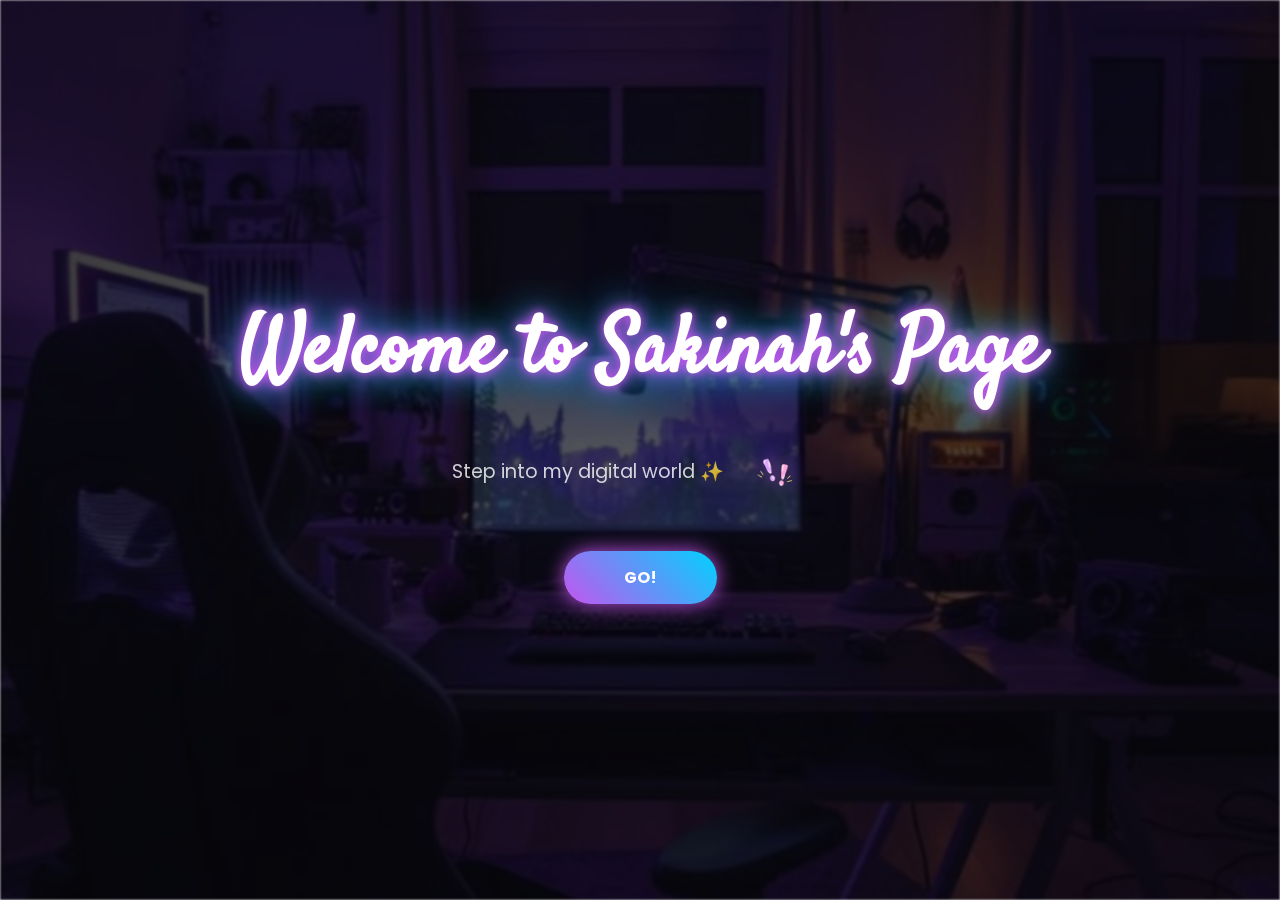
<file: index.html>
<!DOCTYPE html>
<html lang="id">
<head>
    <meta charset="UTF-8">
    <meta name="viewport" content="width=device-width, initial-scale=1.0">
    <title>Welcome | Sakinah's Universe</title>
    <link href="https://fonts.googleapis.com/css2?family=Satisfy&family=Poppins:wght@300;400;700&display=swap" rel="stylesheet">
    <link rel="stylesheet" href="style.css">
</head>
<body>
    <div id="welcome-screen">
        <div class="welcome-bg"></div> 
        <div class="welcome-content">
            <h1 class="font-aesthetic">Welcome to Sakinah's Page</h1>
            
            <div class="sub-header-wrapper">
                <p class="sub-text">Step into my digital world ✨</p>
                <img src="images/seru.png" alt="seru" class="seru-img">
            </div>

            <a href="home.html" class="btn-glow" style="text-decoration: none;">GO!</a>
        </div>
    </div>
</body>
</html>
</file>
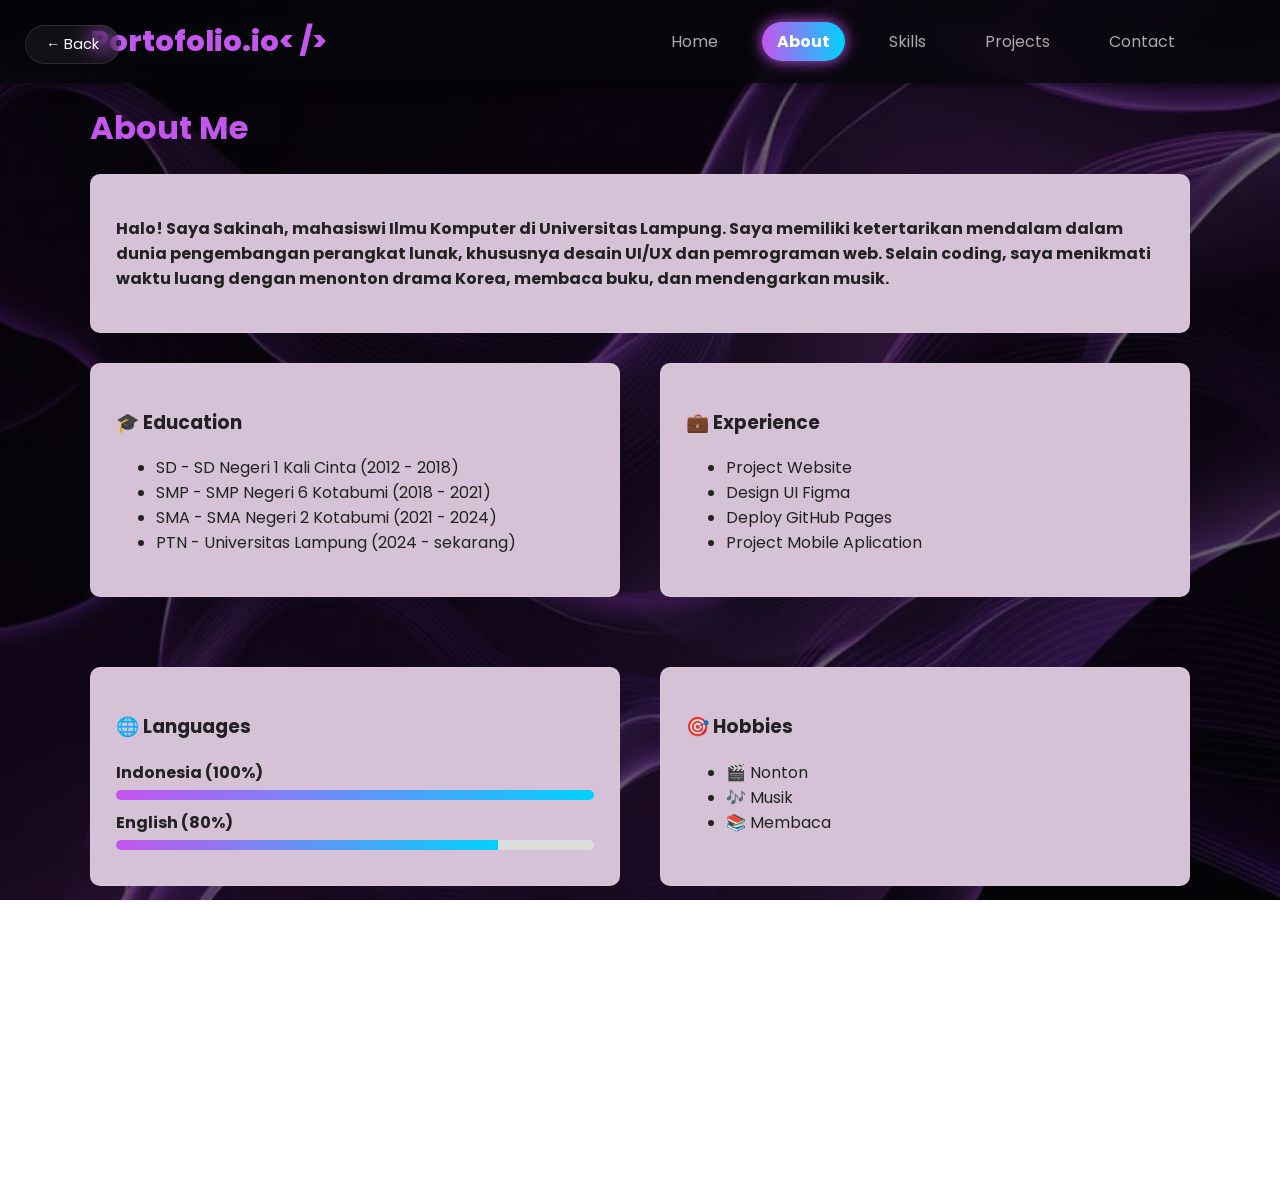
<file: about.html>
<!DOCTYPE html>
<html lang="id">
<head>
    <meta charset="UTF-8">
    <meta name="viewport" content="width=device-width, initial-scale=1.0">
    <title>About Me | Sakinah Portfolio</title>
    <link rel="stylesheet" href="style.css">
    <link href="https://fonts.googleapis.com/css2?family=Poppins:wght@300;400;700&display=swap" rel="stylesheet">
    <link rel="stylesheet" href="https://cdnjs.cloudflare.com/ajax/libs/font-awesome/6.5.0/css/all.min.css">
</head>
<body class="main-page">
    <div id="main-content">
        <a href="index.html" class="btn-glow-outline">&larr; Back</a>

        <nav>
            <div class="container nav-content">
                <a href="home.html" class="logo">Portofolio.io< /></a>
                <div class="nav-links">
                    <a href="home.html">Home</a>
                    <a href="about.html" class="active">About</a>
                    <a href="skills.html">Skills</a>
                    <a href="projects.html">Projects</a>
                    <a href="contact.html">Contact</a>
                </div>
            </div>
        </nav>

        <main class="container content-section fade-in">
            <h1 style="color: var(--neon-purple);">About Me</h1>
            <div class="card">
                <p>
                <b>Halo! Saya Sakinah, mahasiswi Ilmu Komputer di Universitas Lampung. 
                Saya memiliki ketertarikan mendalam dalam dunia pengembangan perangkat lunak, khususnya desain UI/UX dan pemrograman web. 
                Selain coding, saya menikmati waktu luang dengan menonton drama Korea, membaca buku, dan mendengarkan musik.</b>
                </p>
            </div>

            <div class="grid-2">
                <div class="card">
                    <h3>🎓 Education</h3>
                    <ul>
                    <li>SD  - SD Negeri 1 Kali Cinta (2012 - 2018)</li>
                    <li>SMP - SMP Negeri 6 Kotabumi (2018 - 2021)</li>
                    <li>SMA - SMA Negeri 2 Kotabumi (2021 - 2024)</li>
                    <li>PTN - Universitas Lampung (2024 - sekarang)</li>
                    </ul>
                </div>

                <div class="card">
                    <h3>💼 Experience</h3>
                    <ul>
                    <li>Project Website</li>
                    <li>Design UI Figma</li>
                    <li>Deploy GitHub Pages</li>
                    <li>Project Mobile Aplication</li>
                    </ul>
                </div>

                <div class="card">
                    <h3>🌐 Languages</h3>
                    <div class="skill-bar">
                    <p>Indonesia (100%)</p>
                    <div class="bar"><div class="fill" style="width:100%"></div></div>
                    </div>
                    <div class="skill-bar">
                    <p>English (80%)</p>
                    <div class="bar"><div class="fill" style="width:80%"></div></div>
                    </div>
                </div>

                <div class="card">
                    <h3>🎯 Hobbies</h3>
                    <ul>
                    <li>🎬 Nonton</li>
                    <li>🎶 Musik</li>
                    <li>📚 Membaca</li>
                    </ul>
                </div>
            </div>

            <div class="card">
                <h3>📌 Socia Media</h3>

                <div class="social-btns">
                    <a href="https://github.com/SakinahInaa" target="_blank" class="btn-sosmed github">
                    <i class="fab fa-github"></i> GitHub
                    </a>

                    <a href="https://www.linkedin.com/in/sakinah-inaa-5b53893ab/" target="_blank" class="btn-sosmed linkedin">
                    <i class="fab fa-linkedin"></i> LinkedIn
                    </a>

                    <a href="https://instagram.com/sakinah.inaa15" target="_blank" class="btn-sosmed instagram">
                    <i class="fab fa-instagram"></i> Instagram
                    </a>

                    <a href="https://www.tiktok.com/@sakiikookie" target="_blank" class="btn-sosmed tiktok">
                    <i class="fab fa-tiktok"></i> TikTok
                    </a>

                    <a href="https://www.youtube.com/@97lineslover" target="_blank" class="btn-sosmed youtube">
                    <i class="fab fa-youtube"></i> YouTube
                    </a>

                    <a href="https://wa.me/6282175636519" target="_blank" class="btn-sosmed whatsapp">
                    <i class="fab fa-whatsapp"></i> WhatsApp
                    </a>
                </div>
            </div>
        </main>

        <footer style="text-align: center; padding: 40px; color: #555; font-size: 0.8rem;">
            &copy; 2026 Sakinah. All rights reserved.
        </footer>
    </div>
    <script src="script.js"></script>
</body>
</html>
</file>
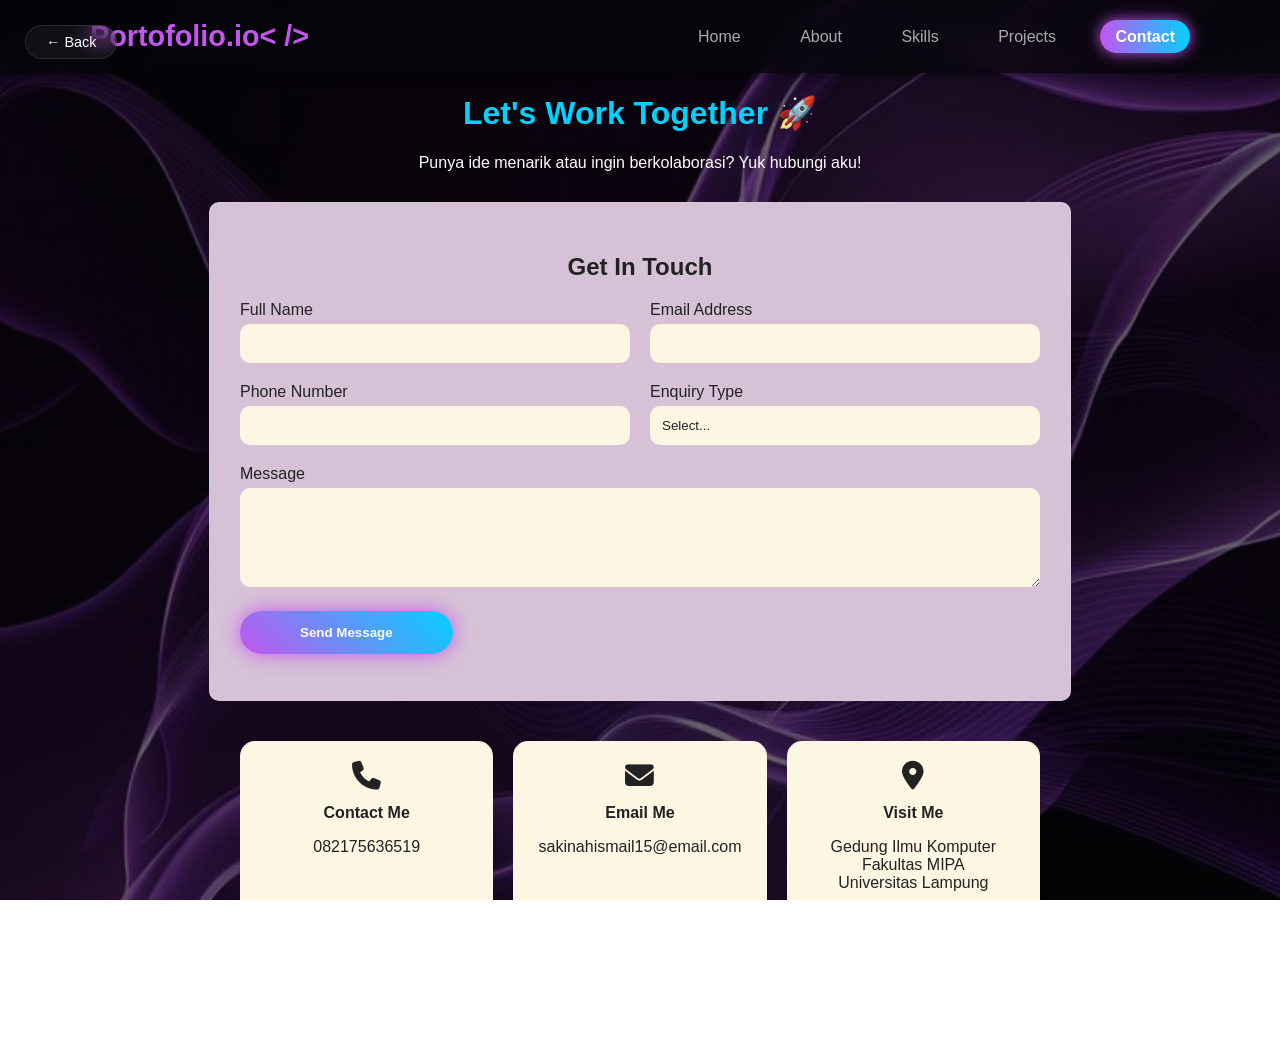
<file: contact.html>
<!DOCTYPE html>
<html lang="id">
<head>
    <meta charset="UTF-8"><title>Contact Me | Sakinah</title>
    <link rel="stylesheet" href="style.css">
    <link rel="stylesheet" href="https://cdnjs.cloudflare.com/ajax/libs/font-awesome/6.5.0/css/all.min.css">
</head>
<body class="main-page">
    <div id="main-content">
        <a href="index.html" class="btn-glow-outline">&larr; Back</a>

        <nav>
            <div class="container nav-content">
                <a href="home.html" class="logo">Portofolio.io< /></a>
                <div class="nav-links">
                    <a href="home.html">Home</a>
                    <a href="about.html">About</a>
                    <a href="skills.html">Skills</a>
                    <a href="projects.html">Projects</a>
                    <a href="contact.html" class="active">Contact</a>
                </div>
            </div>
        </nav>
    <main class="container content-section fade-in">
        <h1 style="color: var(--neon-blue); text-align:center;">
            Let's Work Together 🚀
        </h1>
        <p style="text-align:center; max-width:600px; margin:auto;">
            Punya ide menarik atau ingin berkolaborasi? 
            Yuk hubungi aku!
        </p>
        <div class="card form-card">
            <h2 style="text-align:center;"><b>Get In Touch</b></h2>
            <form id="formKontak">
                <div class="form-grid">
                    <div>
                        <label>Full Name</label>
                        <input type="text" required>
                    </div>

                    <div>
                        <label>Email Address</label>
                        <input type="email" required>
                    </div>

                    <div>
                        <label>Phone Number</label>
                        <input type="text">
                    </div>

                    <div>
                        <label>Enquiry Type</label>
                        <select required>
                            <option value="">Select...</option>
                            <option>Collaboration</option>
                            <option>Job Opportunity</option>
                            <option>Freelance Project</option>
                            <option>Just Saying Hi!</option>
                            <option>Feedback</option>
                        </select>
                    </div>

                    <div class="full-width">
                    <label>Message</label>
                    <textarea rows="5"></textarea>
                    </div>
                </div>
                <button type="submit" class="btn-glow" style="margin-top:20px;">
                    Send Message
                </button>
            </form>
            <p id="responDOM" style="text-align:center; margin-top:15px;"></p>
        </div>

        <div class="contact-info">
            <div class="contact-item">
                <i class="fas fa-phone"></i>
                <h4>Contact Me</h4>
                <p>082175636519</p>
            </div>

            <div class="contact-item">
                <i class="fas fa-envelope"></i>
                <h4>Email Me</h4>
                <p>sakinahismail15@email.com</p>
            </div>

            <div class="contact-item">
                <i class="fas fa-map-marker-alt"></i>
                <h4>Visit Me</h4>
                <p>Gedung Ilmu Komputer Fakultas MIPA<br>Universitas Lampung</p>
            </div>
        </div>
    </main>
    <footer style="text-align: center; padding: 40px; color: #555; font-size: 0.8rem;">
        &copy; 2026 Sakinah. All rights reserved.
    </footer>

    <script src="script.js"></script>
</body>
</html>
</file>
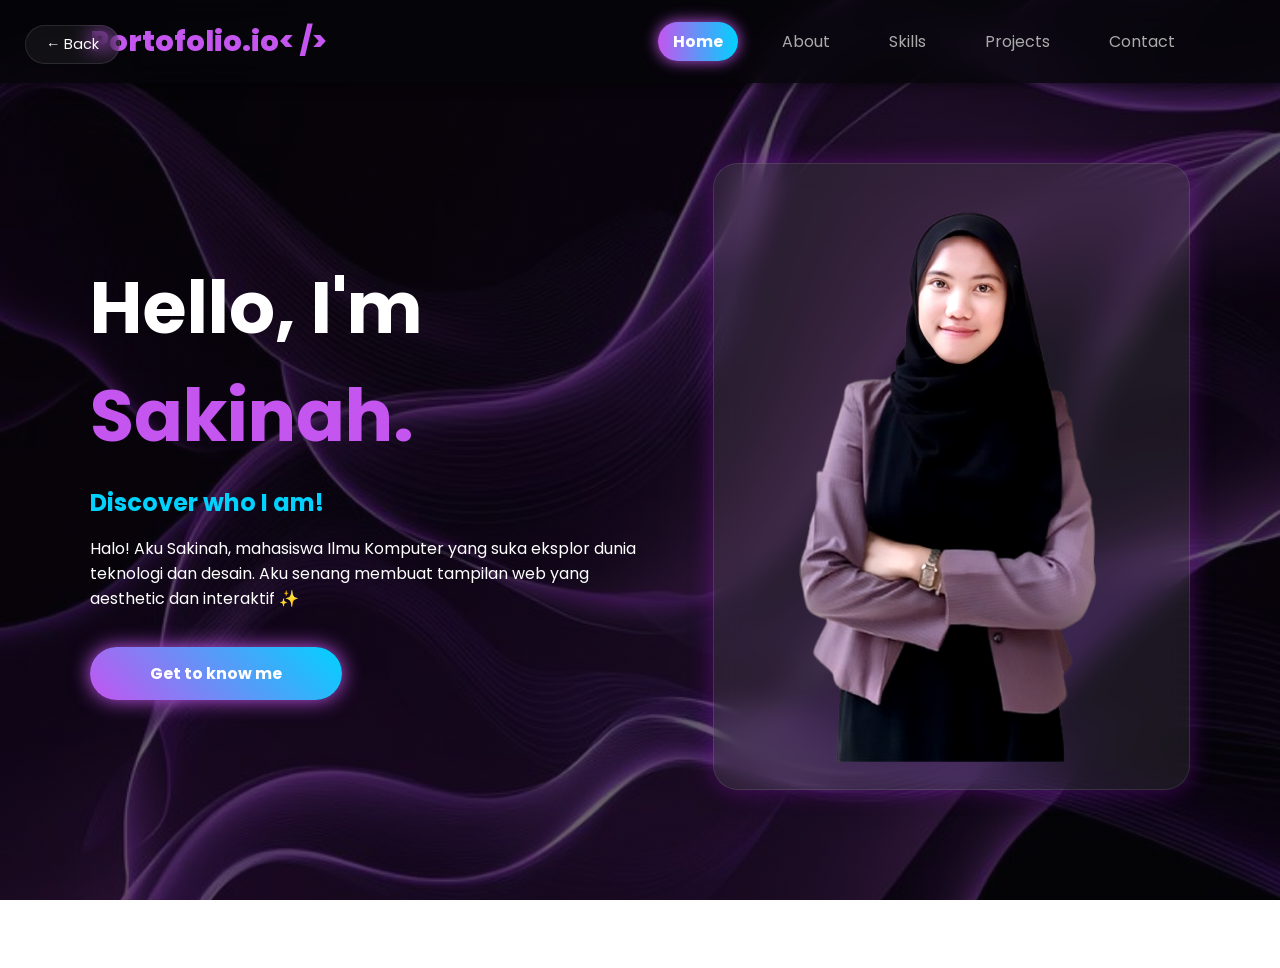
<file: home.html>
<!DOCTYPE html>
<html lang="id">
<head>
    <meta charset="UTF-8">
    <meta name="viewport" content="width=device-width, initial-scale=1.0">
    <title>Home | Sakinah Portfolio</title>
    <link href="https://fonts.googleapis.com/css2?family=Poppins:wght@300;400;700;800&display=swap" rel="stylesheet">
    <link rel="stylesheet" href="style.css">
</head>
<body class="main-page">
    <div id="main-content">
        <a href="index.html" class="btn-glow-outline">&larr; Back</a>

        <nav>
            <div class="container nav-content">
                <a href="home.html" class="logo">Portofolio.io< /></a>
                <div class="nav-links">
                    <a href="home.html" class="active">Home</a>
                    <a href="about.html">About</a>
                    <a href="skills.html">Skills</a>
                    <a href="projects.html">Projects</a>
                    <a href="contact.html">Contact</a>
                </div>
            </div>
        </nav>

        <main class="container hero">
            <div class="hero-left">
                <h1 id="mainTitle">Hello, I'm <span>Sakinah.</span></h1>
                <p class="npm-text">Discover who I am!</p>
                <p class="hero-desc">
                    Halo! Aku Sakinah, mahasiswa Ilmu Komputer yang suka eksplor dunia teknologi dan desain. 
                    Aku senang membuat tampilan web yang aesthetic dan interaktif ✨
                </p>
                <a href="about.html" class="btn-glow" style="text-decoration:none; display:inline-block; margin-top:20px;">
                    Get to know me
                </a>
            </div>
            <div class="hero-right">
                <div class="glass-card">
                    <img src="images/sakinah.png" alt="Sakinah">
                </div>
            </div>
        </main>

        <footer style="text-align: center; padding: 40px; color: #555; font-size: 0.8rem;">
            &copy; 2026 Sakinah. All rights reserved.
        </footer>
    </div>
    <script src="script.js"></script>
</body>
</html>
</file>
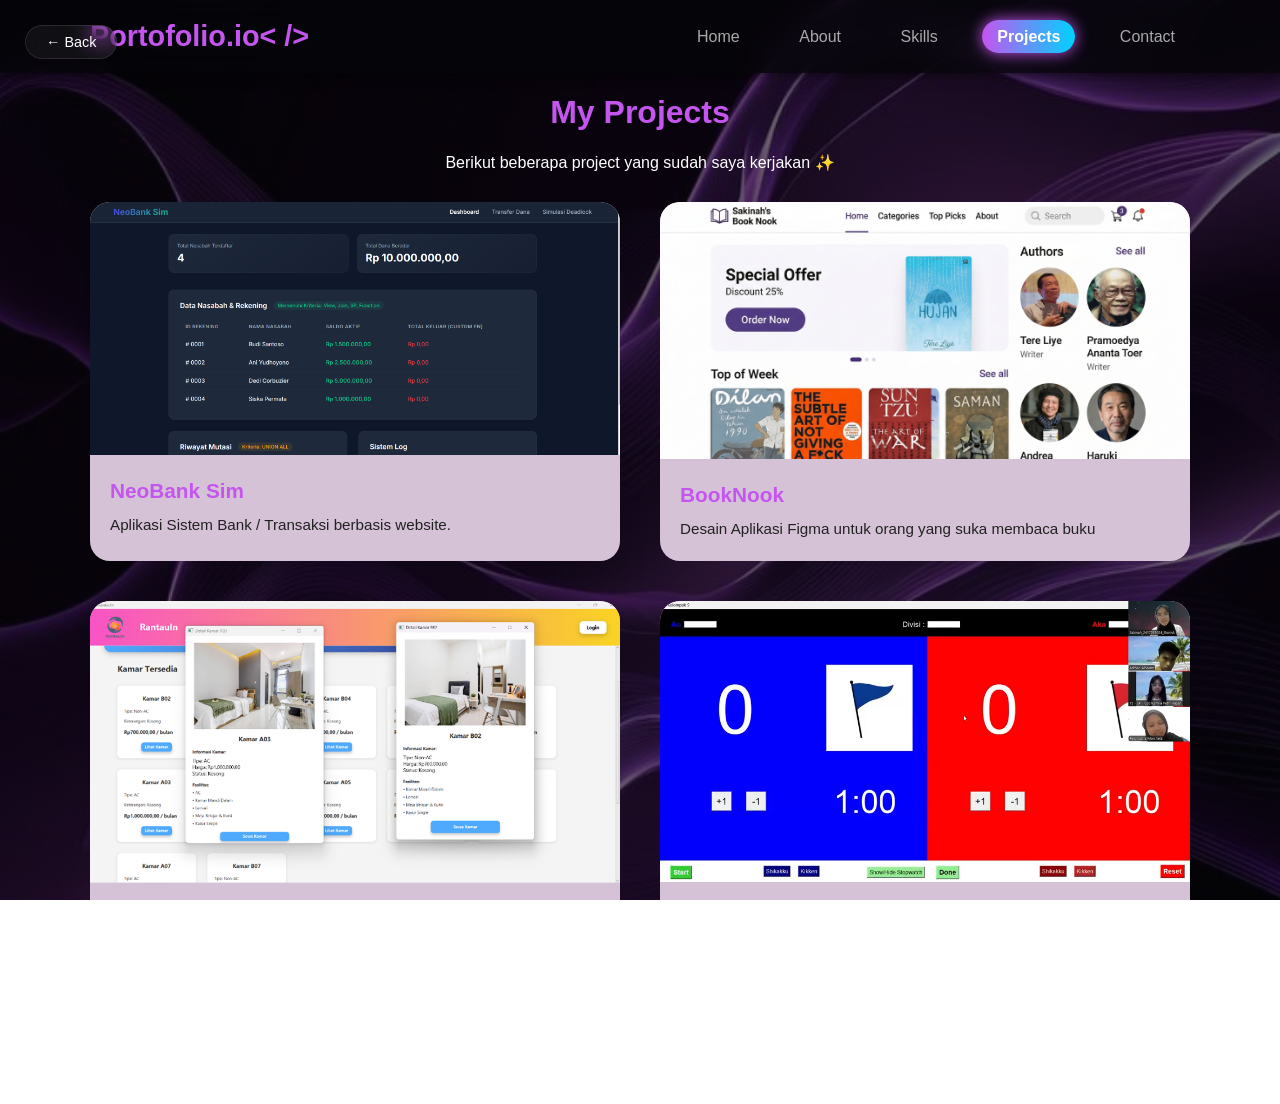
<file: projects.html>
<!DOCTYPE html>
<html lang="id">
<head>
    <meta charset="UTF-8"><title>My Projects | Sakinah</title>
    <link rel="stylesheet" href="style.css">
    <link rel="stylesheet" href="https://cdnjs.cloudflare.com/ajax/libs/font-awesome/6.5.0/css/all.min.css">
</head>
<body class="main-page">
    <div id="main-content">
        <a href="index.html" class="btn-glow-outline">&larr; Back</a>

        <nav>
            <div class="container nav-content">
                <a href="home.html" class="logo">Portofolio.io< /></a>
                <div class="nav-links">
                    <a href="home.html">Home</a>
                    <a href="about.html">About</a>
                    <a href="skills.html">Skills</a>
                    <a href="projects.html" class="active">Projects</a>
                    <a href="contact.html">Contact</a>
                </div>
            </div>
        </nav>
    <main class="container content-section fade-in">
        <h1 style="color: var(--neon-purple); text-align:center;">
        My Projects
        </h1>
        <p style="text-align:center; margin-bottom:30px;">
        Berikut beberapa project yang sudah saya kerjakan ✨
        </p>
        <div class="grid-2">
            <div class="project-card">
                <img src="images/project1.png" alt="project">
                <div class="project-content">
                    <h3>NeoBank Sim</h3>
                    <p>Aplikasi Sistem Bank / Transaksi berbasis website.</p>
                </div>
            </div>

            <div class="project-card">
                <img src="images/project2.png" alt="project">
                <div class="project-content">
                    <h3>BookNook</h3>
                    <p>Desain Aplikasi Figma untuk orang yang suka membaca buku</p>
                </div>
            </div>

            <div class="project-card">
                <img src="images/project3.png" alt="project">
                <div class="project-content">
                    <h3>RantauIn</h3>
                    <p>Aplikasi Sistem Kost berbasis website yang dapat digunakan oleh anak kost dan pemilik kost</p>
                </div>
            </div>

            <div class="project-card">
                <img src="images/project4.png" alt="project">
                <div class="project-content">
                    <h3>SkorProject</h3>
                    <p>Website untuk perhitungan skor pada perlombaan karate</p>
                </div>
            </div>
        </div>
    </main>
    <footer style="text-align: center; padding: 40px; color: #555; font-size: 0.8rem;">
        &copy; 2026 Sakinah. All rights reserved.
    </footer>

</body>
</html>
</file>
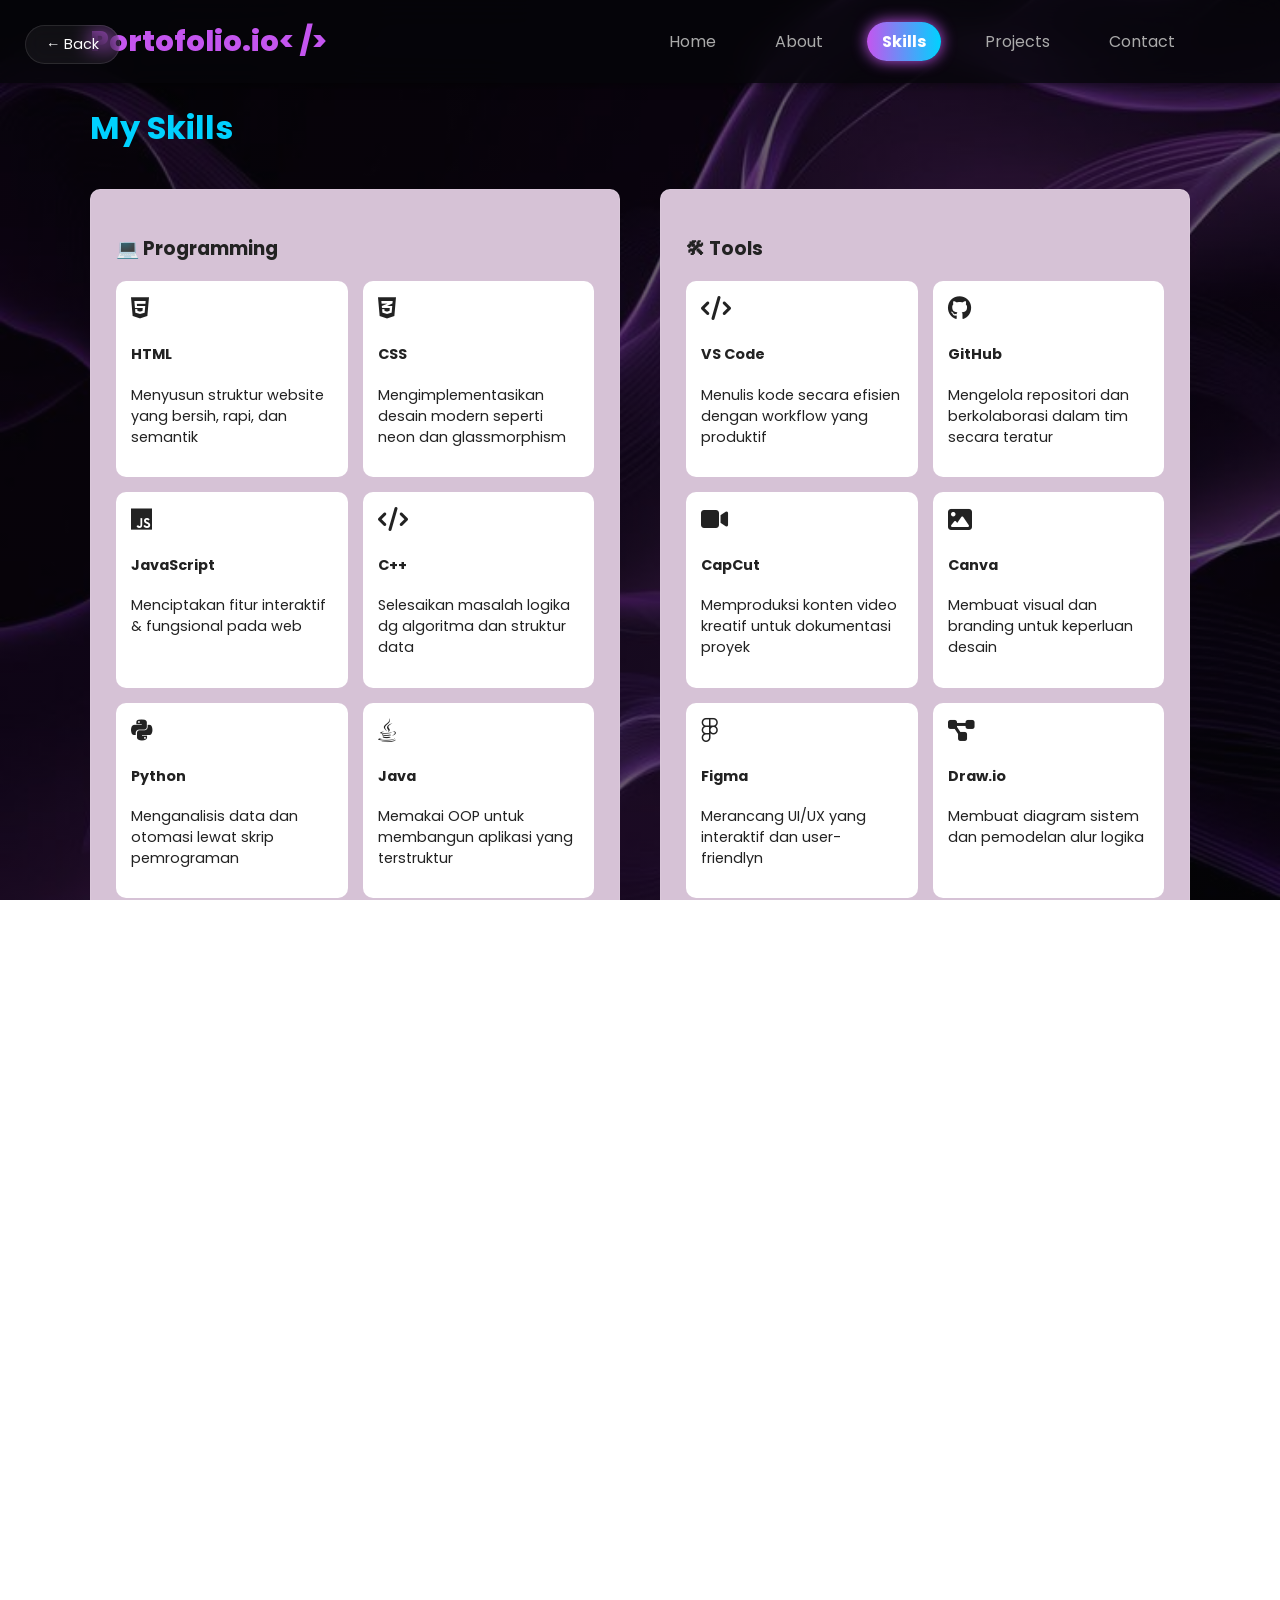
<file: skills.html>
<!DOCTYPE html>
<html lang="id">
<head>
    <meta charset="UTF-8">
    <meta name="viewport" content="width=device-width, initial-scale=1.0">
    <title>Skills | Sakinah Portfolio</title>
    <link href="https://fonts.googleapis.com/css2?family=Poppins:wght@300;400;700&display=swap" rel="stylesheet">
    <link rel="stylesheet" href="style.css">
    <link rel="stylesheet" href="https://cdnjs.cloudflare.com/ajax/libs/font-awesome/6.5.0/css/all.min.css">
</head>
<body class="main-page">
    <div id="main-content">
        <a href="index.html" class="btn-glow-outline">&larr; Back</a>

        <nav>
            <div class="container nav-content">
                <a href="home.html" class="logo">Portofolio.io< /></a>
                <div class="nav-links">
                    <a href="home.html">Home</a>
                    <a href="about.html">About</a>
                    <a href="skills.html" class="active">Skills</a>
                    <a href="projects.html">Projects</a>
                    <a href="contact.html">Contact</a>
                </div>
            </div>
        </nav>

        <main class="container content-section fade-in">
            <h1 style="color: var(--neon-blue);">My Skills</h1>
            
            <div class="grid-2">
                <div class="card">
                    <h3>💻 Programming</h3>
                    <div class="sub-card-container">
                        <div class="sub-card">
                            <i class="fab fa-html5"></i>
                            <h4>HTML</h4>
                            <p>Menyusun struktur website yang bersih, rapi, dan semantik</p>
                        </div>

                        <div class="sub-card">
                            <i class="fab fa-css3-alt"></i>
                            <h4>CSS</h4>
                            <p>Mengimplementasikan desain modern seperti neon dan glassmorphism</p>
                        </div>

                        <div class="sub-card">
                            <i class="fab fa-js"></i>
                            <h4>JavaScript</h4>
                            <p>Menciptakan fitur interaktif & fungsional pada web</p>
                        </div>

                        <div class="sub-card">
                            <i class="fas fa-code"></i>
                            <h4>C++</h4>
                            <p>Selesaikan masalah logika dg algoritma dan struktur data</p>
                        </div>

                        <div class="sub-card">
                            <i class="fab fa-python"></i>
                            <h4>Python</h4>
                            <p>Menganalisis data dan otomasi lewat skrip pemrograman</p>
                        </div>

                        <div class="sub-card">
                            <i class="fab fa-java"></i>
                            <h4>Java</h4>
                            <p>Memakai OOP untuk membangun aplikasi yang terstruktur</p>
                        </div>
                    </div>
                </div>
                <div class="card">
                    <h3>🛠 Tools</h3>
                    <div class="sub-card-container">
                        <div class="sub-card">
                            <i class="fas fa-code"></i>
                            <h4>VS Code</h4>
                            <p>Menulis kode secara efisien dengan workflow yang produktif</p>
                        </div>

                        <div class="sub-card">
                            <i class="fab fa-github"></i>
                            <h4>GitHub</h4>
                            <p>Mengelola repositori dan berkolaborasi dalam tim secara teratur</p>
                        </div>

                        <div class="sub-card">
                            <i class="fas fa-video"></i>
                            <h4>CapCut</h4>
                            <p>Memproduksi konten video kreatif untuk dokumentasi proyek</p>
                        </div>

                        <div class="sub-card">
                            <i class="fas fa-image"></i>
                            <h4>Canva</h4>
                            <p>Membuat visual dan branding untuk keperluan desain</p>
                        </div>

                        <div class="sub-card">
                            <i class="fab fa-figma"></i>
                            <h4>Figma</h4>
                            <p>Merancang UI/UX yang interaktif dan user-friendlyn</p>
                        </div>
                        <div class="sub-card">
                            <i class="fas fa-diagram-project"></i>
                            <h4>Draw.io</h4>
                            <p>Membuat diagram sistem dan pemodelan alur logika</p>
                        </div>
                    </div>
                </div>


                <div class="card">
                    <h3>📱 Development</h3>
                    <div class="sub-card-container">
                        <div class="sub-card">
                            <i class="fas fa-globe"></i>
                            <h4>Web Dev</h4>
                            <p>Membuat web yang responsif</p>
                        </div>
                        <div class="sub-card">
                            <i class="fas fa-paint-brush"></i>
                            <h4>UI/UX</h4>
                            <p>Merancang Interface yang intuitif</p>
                        </div>
                        <div class="sub-card">
                            <i class="fas fa-mobile-alt"></i>
                            <h4>Mobile Dev</h4>
                            <p>Mengembangkan aplikasi Android menggunakan Android Studio</p>
                        </div>

                        <div class="sub-card">
                            <i class="fas fa-database"></i>
                            <h4>Database</h4>
                            <p>Merancang skema data dan optimasi query menggunakan MySQL</p>
                        </div>
                    </div>
                </div>


                <div class="card">
                    <h3>🤝 Soft Skills</h3>
                    <div class="sub-card-container">
                        <div class="sub-card">
                            <i class="fas fa-users"></i>
                            <h4>Teamwork</h4>
                            <p>Berkolaborasi secara efektif dalam tim untuk mencapai targe</p>
                        </div>

                        <div class="sub-card">
                            <i class="fas fa-comments"></i>
                            <h4>Communication</h4>
                            <p>Menyampaikan ide teknis secara jelas dan mudah dipaham</p>
                        </div>

                        <div class="sub-card">
                            <i class="fas fa-lightbulb"></i>
                            <h4>Problem Solving</h4>
                            <p>Menganalisis masalah dan menemukan solusi yang tepat guna</p>
                        </div>

                        <div class="sub-card">
                            <i class="fas fa-crown"></i>
                            <h4>Leadership</h4>
                            <p>Mengarahkan tim dalam mengelola proyek hingga selesain</p>
                        </div>
                    </div>
                </div>
            </div>
        </main>

        <footer style="text-align: center; padding: 40px; color: #555; font-size: 0.8rem;">
            &copy; 2026 Sakinah. All rights reserved.
        </footer>
    </div>
    <script src="script.js"></script>
</body>
</html>
</file>
<file: style.css>
:root {
    --neon-purple: #c455ef;
    --neon-blue: #00d2ff;
    --bg-dark: #050509;
}

body, html { margin: 0; padding: 0; width: 100%; height: 100%; font-family: 'Poppins', sans-serif; overflow-x: hidden; }

#welcome-screen {
    position: fixed;
    width: 100%;
    height: 100%;
    display: flex;
    justify-content: center;
    align-items: center;
    z-index: 9999;
}
.welcome-bg {
    position: absolute;
    width: 100%;
    height: 100%;

    background: 
        linear-gradient(rgba(0,0,0,0.6), rgba(0,0,0,0.6)),
        url('images/foto-kamar.jpg');

    background-size: cover;
    background-position: center;

    filter: blur(1px);
    z-index: -1;
}
.welcome-bg::after {
    content: "";
    position: absolute;
    width: 100%;
    height: 100%;
    background: radial-gradient(circle, rgba(0,0,0,0.1), rgba(5,5,9,0.5));}.welcome-content {
    text-align: center; z-index: 10;
    display: flex; flex-direction: column; align-items: center; justify-content: center;
    animation: fadeUp 1.5s ease;
}
@keyframes fadeUp {
    from {
        opacity: 0;
        transform: translateY(40px);
    }
    to {
        opacity: 1;
        transform: translateY(0);
    }
}
.font-aesthetic {
    font-family: 'Satisfy', cursive;
    color: white;
    font-size: 5rem;
    margin: 0;

    text-shadow: 
        0 0 10px var(--neon-purple),
        0 0 20px var(--neon-purple),
        0 0 40px var(--neon-blue);
}
.sub-header-wrapper {
    display: flex; align-items: center; justify-content: center;
    gap: 5px; margin: 10px 0 30px 0;
}
.sub-text { color: rgba(255,255,255,0.8); font-size: 1.2rem; margin: 0; }
.seru-img {
    width: 100px;
    height: auto;
    filter: drop-shadow(0 0 10px var(--neon-purple));
    animation: bounce 2s infinite;
}
@keyframes bounce { 0%, 100% { transform: translateY(0); } 50% { transform: translateY(-8px); } }

.main-page {
    background: linear-gradient(rgba(5, 5, 9, 0.6), rgba(5, 5, 9, 0.6)), url('images/bg-utama.jpg');
    background-size: cover; background-position: center; background-attachment: fixed;
    min-height: 100vh; color: white;
}
.btn-glow {
    background: linear-gradient(45deg, var(--neon-purple), var(--neon-blue));
    border: none;
    padding: 14px 60px;
    color: white;
    font-weight: bold;
    border-radius: 50px;
    cursor: pointer;
    box-shadow: 0 0 20px var(--neon-purple);
    transition: 0.3s;
}
.btn-glow:hover {
    transform: scale(1.1);
    box-shadow: 0 0 30px var(--neon-blue);
}
.btn-glow-outline {
    position: absolute; top: 25px; left: 25px; z-index: 1001;
    background: rgba(255, 255, 255, 0.05); backdrop-filter: blur(10px);
    border: 1px solid rgba(255,255,255,0.1); padding: 8px 20px;
    color: white; border-radius: 50px; text-decoration: none;
    font-size: 0.9rem; display: flex; align-items: center; gap: 8px;
}

.btn-glow-outline:hover { background: var(--neon-purple); }

.container { max-width: 1100px; margin: 0 auto; padding: 0 20px; }
nav { background: rgba(5,5,9,0.8); box-shadow: 0 2px 10px rgba(0,0,0,0.5); backdrop-filter: blur(15px); padding: 20px 0; position: sticky; top: 0; z-index: 1000;transition: 0.3s;}
.nav-content { display: flex; justify-content: space-between; align-items: center; }
.logo { font-size: 1.8rem; font-weight: 800; color: var(--neon-purple); text-decoration: none; }
.nav-links a { color: white; text-decoration: none; margin-left: 25px; }
.hero { display: grid; grid-template-columns: 1.2fr 1fr; align-items: center; gap: 50px; padding: 80px 0; color: white;}
.hero-left h1 { font-size: 4.5rem; margin: 0; }
.hero-left h1 span { color: var(--neon-purple); }
.npm-text { color: var(--neon-blue); font-weight: bold; font-size: 1.5rem; margin: 15px 0; }
.main-image-container { border-radius: 30px; overflow: hidden; border: 1px solid rgba(255,255,255,0.1); }
.main-image-container img { width: 100%; display: block; }

.card {
    background: #d6c2d6;
    color: #222;
    padding: 25px;
    border-radius: 10px;
    margin: 15px 0;
    border: 1px solid rgba(255,255,255,0.1);
    backdrop-filter: blur(15px);
    transition: 0.3s;
}
.card:hover {
    transform: translateY(-5px) scale(1.02);
    box-shadow: 0 0 20px var(--neon-purple);
}
.sub-card-container {
    display: grid;
    grid-template-columns: 1fr 1fr;
    gap: 15px;
    margin-top: 10px;
}

.sub-card {
    background: white;
    color: #222;
    padding: 15px;
    border-radius: 10px;
    font-size: 0.9rem;
    transition: 0.3s;
}
.sub-card i {
    font-size: 1.5rem;
    margin-bottom: 5px;
}
.sub-card:hover {
    transform: scale(1.05);
    box-shadow: 0 0 10px var(--neon-blue);
}
.glass-card {
    background: rgba(255, 255, 255, 0.08);
    backdrop-filter: blur(15px);
    border-radius: 25px;
    padding: 20px;
    border: 1px solid rgba(255,255,255,0.1);
    box-shadow: 0 0 20px rgba(0,0,0,0.3);
}
.glass-card img {
    border-radius: 20px;
    width: 100%;
    filter: brightness(1.1);
}
.glass-card:hover {
    transform: scale(1.03);
    transition: 0.3s;
}
.glass-card {
    box-shadow: 0 0 25px rgba(188, 19, 254, 0.3);
}
.grid-2 {
    display: grid;
    grid-template-columns: 1fr 1fr;
    gap: 40px;
}
.fade-in {
    opacity: 0;
    transform: translateY(20px);
    animation: fadeIn 1s forwards;
}

@keyframes fadeIn {
    to {
        opacity: 1;
        transform: translateY(0);
    }
}

input, textarea {
    width: 100%;
    padding: 10px;
    border-radius: 10px;
    border: none;
    outline: none;
}

.skill-bar {
    margin: 10px 0;
}
.skill-bar p {
    margin: 5px 0;
    font-weight: bold;
}
.bar {
    background: #ddd;
    border-radius: 10px;
    overflow: hidden;
}
.fill {
    height: 10px;
    background: linear-gradient(to right, var(--neon-purple), var(--neon-blue));
}
.social-btns {
    display: flex;
    flex-wrap: wrap;
    gap: 10px;
}
.btn-sosmed {
    padding: 10px 15px;
    border-radius: 10px;
    text-decoration: none;
    color: white;
    font-size: 0.9rem;
    display: flex;
    align-items: center;
    gap: 8px;
}
.btn-sosmed:hover {
    transform: scale(1.05);
    opacity: 0.9;
}
.github { background: #333; }
.linkedin { background: #0077b5; }
.instagram { background: #e1306c; }
.tiktok { background: black; }
.youtube { background: red; }
.whatsapp { background: #25d366; }

.nav-links a {
    color: #aaa;
    text-decoration: none;
    margin-left: 25px;
    padding: 8px 15px;
    border-radius: 20px;
    transition: 0.3s;
}
.nav-links a:hover {
    color: white;
}
.nav-links a.active {
    background: linear-gradient(to right, var(--neon-purple), var(--neon-blue));
    color: white;
    font-weight: bold;
    box-shadow: 0 0 15px var(--neon-purple);
}
@keyframes glow {
    from { box-shadow: 0 0 5px var(--neon-purple); }
    to { box-shadow: 0 0 20px var(--neon-blue); }
}

.form-card {
    max-width: 800px;
    margin: 30px auto;
    padding: 30px;
}
.form-grid {
    display: grid;
    grid-template-columns: 1fr 1fr;
    gap: 20px;
}
.full-width {
    grid-column: span 2;
}
input, textarea, select {
    width: 100%;
    padding: 12px;
    border-radius: 10px;
    border: none;
    margin-top: 5px;
    background: #fdf6e3;
    color: #222;
    box-sizing: border-box;
}
select {
    appearance: none;
    background-image: url("https://cdn-icons-png.flaticon.com/512/32/32195.png");
    background-repeat: no-repeat;
    background-position: right 10px center;
    background-size: 12px;
}
.contact-info {
    max-width: 800px;
    margin: 40px auto;
    display: flex;
    justify-content: space-between;
    gap: 20px;
}
.contact-item {
    flex: 1;
    background: #fdf6e3;
    color: #222;
    padding: 20px;
    border-radius: 15px;
    text-align: center;
}
.contact-item i {
    font-size: 1.8rem;
    margin-bottom: 10px;
}
.contact-item h4 {
    margin: 5px 0;
}

.project-card {
    background: #d6c2d6;
    color: #222;
    border-radius: 20px;
    overflow: hidden;
    transition: 0.3s;
}
.project-card img {
    width: 100%;
    height: auto;
    object-fit: contain;
}
.project-content {
    padding: 20px;
}
.project-content h3 {
    margin: 0 0 10px 0;
    color: var(--neon-purple);
    font-size: 1.3rem;
}
.project-content p {
    margin: 0;
    font-size: 0.95rem;
    line-height: 1.6;
}
.project-card:hover {
    transform: translateY(-10px);
    box-shadow: 0 0 25px var(--neon-purple);
}
</file>
